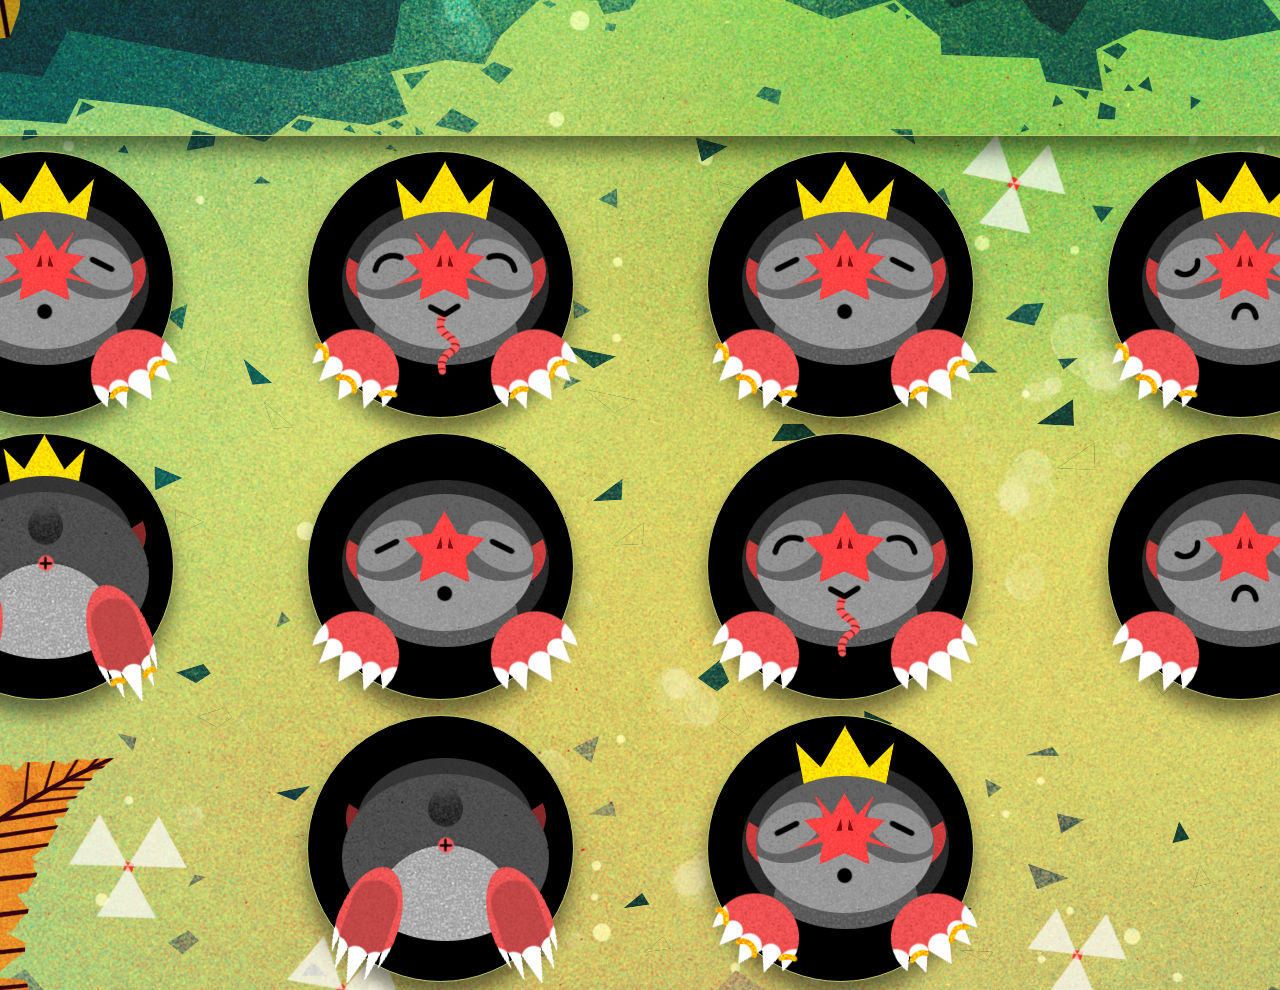
<file: Feed A Star Mole/Index.html>
<!DOCTYPE html>
<html lang="en">
<head>
    <meta charset="UTF-8">
    <meta http-equiv="X-UA-Compatible" content="IE=edge">
    <meta name="viewport" content="width=device-width, initial-scale=1.0">
    <title>Mole Game</title>
    <link rel = "stylesheet" href ="./styles.css">
</head>
<body>
    <!--------------- Worm-------------------> 
    <section class = "bg">
      <div class = "worm-box">
        <div style="width:5%" class ="worm-container">
          <img class = "worm" src="./assets/worm.png" alt="worm score meter">
      </div>
    <!------x-------- Worm------x------------> 
    <!----------------- mole-----------------> 
    </div>
        <div class="hole-container">
            <div class="hole" id="hole-0"><img data-index="0" src="./assets/king-mole-hungry.png" alt="mole" class="mole"></div>
        </div>
        <div class="hole-container">
            <div class="hole" id="hole-1"><img data-index="1" src="./assets/king-mole-fed.png" alt="mole" class="mole"></div>
        </div>
        <div class="hole-container">
            <div class="hole" id="hole-2"><img data-index="2" src="./assets/king-mole-hungry.png" alt="mole" class="mole"></div>
        </div>
        <div class="hole-container">
            <div class="hole" id="hole-3"><img data-index="3" src="./assets/king-mole-sad.png" alt="mole" class="mole"></div>
        </div>
        <div class="hole-container">
            <div class="hole" id="hole-4"><img data-index="4" src="./assets/king-mole-leaving.png" alt="mole" class="mole"></div>
        </div>
        <div class="hole-container">
            <div class="hole" id="hole-5"><img data-index="5" src="./assets/mole-hungry.png" alt="mole" class="mole"></div>
        </div>
        <div class="hole-container">
            <div class="hole" id="hole-6"><img data-index="6" src="./assets/mole-fed.png" alt="mole" class="mole"></div>
        </div>
        <div class="hole-container">
            <div class="hole" id="hole-7"><img data-index="7" src="./assets/mole-sad.png" alt="mole" class="mole"></div>
        </div>
        <div class="hole-container">
            <div class="hole" id="hole-8"><img data-index="8" src="./assets/mole-leaving.png" alt="mole" class="mole"></div>
        </div>
        <div class="hole-container">
            <div class="hole" id="hole-9"><img data-index="9" src="./assets/king-mole-hungry.png" alt="happy mole" class="mole"></div>
        </div>
    </section>
    <!----------------- mole-----------------> 
    <!------------ Winning Section----------->
    <div class="win hide" >
     <h2>YOU WON!</h2>
     <div class="button"></div>
     <img class="win-bg" src="./assets/win.png" alt="you've win the game">
    </div>
     <!-----x------ Winning Section------x---->
    <script src="./game.js"></script>
</body>
</html>
</file>
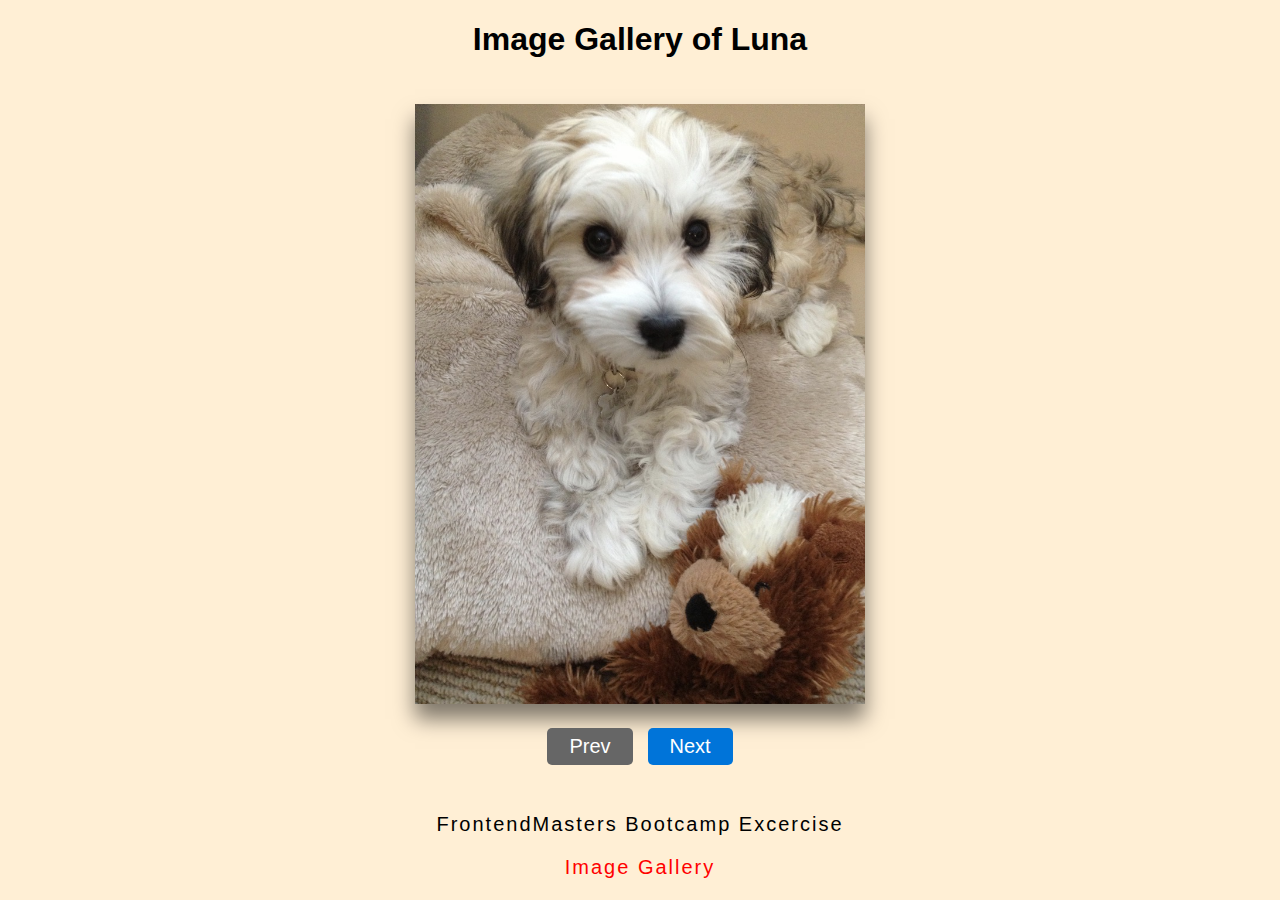
<file: Image Gallery/Index.html>
<!DOCTYPE html>
<html lang="en">
<head>
    <meta charset="UTF-8">
    <meta http-equiv="X-UA-Compatible" content="IE=edge">
    <meta name="viewport" content="width=device-width, initial-scale=1.0">
    <title>Luna Gallery</title>
    <link rel="stylesheet" href="./styles.css">
</head>
<body>
    <h1>Image Gallery of Luna</h1>
    <div class="image-gallery">
        <img src="./images/1.jpg" alt="Luna" class="gallery-img active" />
        <img src="./images/2.jpg" alt="Luna" class="gallery-img" />
        <img src="./images/3.jpg" alt="Luna" class="gallery-img" />
        <img src="./images/4.jpg" alt="Luna" class="gallery-img" />
        <img src="./images/5.jpg" alt="Luna" class="gallery-img" />
        <img src="./images/6.jpg" alt="Luna" class="gallery-img" />
        <img src="./images/7.jpg" alt="Luna" class="gallery-img" />
        <img src="./images/8.jpg" alt="Luna" class="gallery-img" />
        <img src="./images/9.jpg" alt="Luna" class="gallery-img" />
        <img src="./images/10.jpg" alt="Luna" class="gallery-img" />
        <img src="./images/11.jpg" alt="Luna" class="gallery-img" />
        <img src="./images/12.jpg" alt="Luna" class="gallery-img" />  
    </div> 
    <div class="btns">
        <button disabled="" class="btn prev">Prev</button>
        <button class="btn next">Next</button>
    </div>
    <footer class="footer">FrontendMasters Bootcamp Excercise<p>Image Gallery</p></footer>
    <script src="./gallery.js"></script>
  </body>
</html>
</body>
</html>
</file>
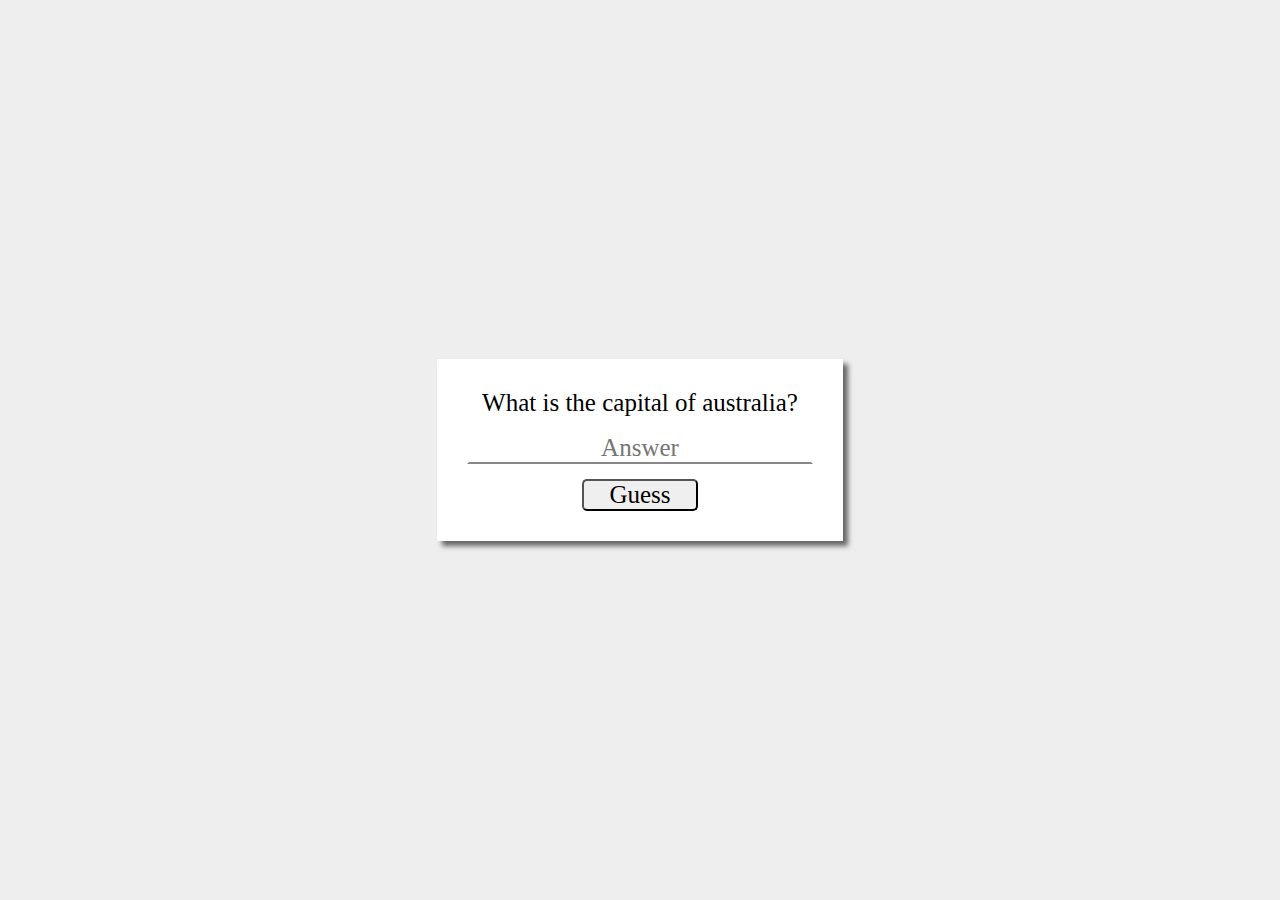
<file: Quiz/index.html>
<!DOCTYPE html>
<html lang="en">
<head>
    <meta charset="UTF-8">
    <meta http-equiv="X-UA-Compatible" content="IE=edge">
    <meta name="viewport" content="width=device-width, initial-scale=1.0">
    <link rel="stylesheet" href="./styles.css">
    <title>Quiz Game</title>
</head>
<body>
    <div id="container">
        <div class="question">
         <form id="form" action="">
             <label for="input">
                <span id="text">What is the capital of australia?</span>
                <input id="input" placeholder="Answer" />
             </label>
             <button id="button">Guess</button>
         </form>
    </div>
    </div>
    <script src="./quiz.js"></script>
</body>
</html>
</file>
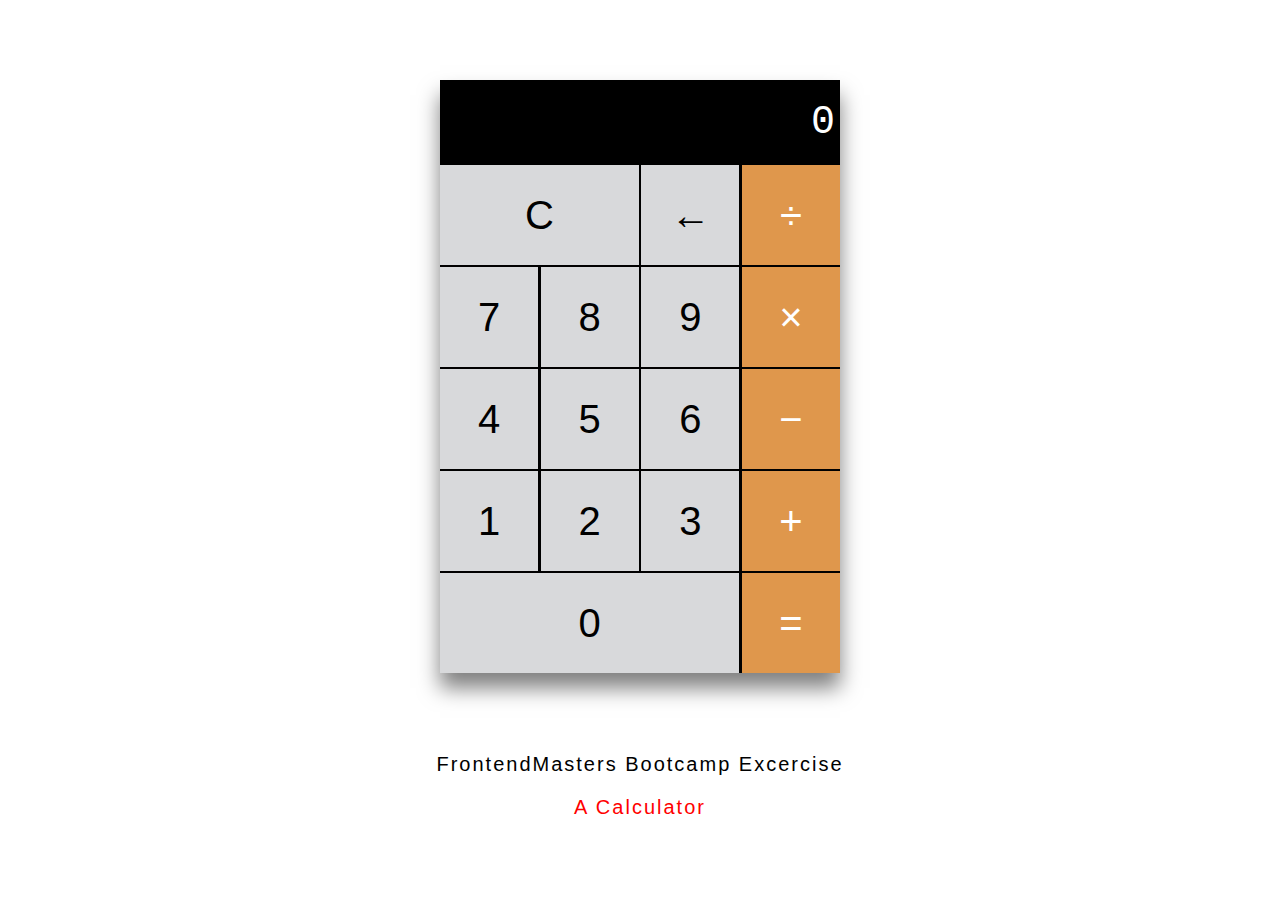
<file: IOS Calculator/calculator.html>
<!DOCTYPE html>
<html lang="en">
<head>
  <meta charset="UTF-8">
  <meta name="viewport" content="width=device-width, initial-scale=1.0">
  <meta http-equiv="X-UA-Compatible" content="ie=edge">
  <link rel="stylesheet" href="./calculator.css">
  <title>Calculator</title>
</head>
<body>
  <main
  <div class="calc">
    <section class="screen">
      0
    </section>
    <section class="calc-buttons">
      <div class="calc-button-row">
        <button class="calc-button double ">C</button>
        <button class="calc-button">&larr;</button>
        <button class="calc-button">&divide;</button>
      </div>
      <div class="calc-button-row">
        <button class="calc-button">7</button>
        <button class="calc-button">8</button>
        <button class="calc-button">9</button>
        <button class="calc-button">&times;</button>
      </div>
      <div class="calc-button-row">
        <button class="calc-button">4</button>
        <button class="calc-button">5</button>
        <button class="calc-button">6</button>
        <button class="calc-button">&minus;</button>
      </div>
      <div class="calc-button-row">
        <button class="calc-button">1</button>
        <button class="calc-button">2</button>
        <button class="calc-button">3</button>
        <button class="calc-button">&plus;</button>
      </div>
      <div class="calc-button-row">
        <button class="calc-button triple">0</button>
        <button class="calc-button">&equals;</button>
      </div>
    </section>
  </div>
</main>

  <footer class="footer">
    FrontendMasters Bootcamp Excercise<p> A Calculator</p>
  </footer>

  <script src="./calculator.js"></script>
</body>

</html
</file>
<file: Feed A Star Mole/styles.css>
* {
    box-sizing: border-box;
}

body {
    cursor: url(./assets/cursor.png),default;
    background-color: #c0c86d;
    display: flex;
    justify-content: center;
    align-items: center;
    padding: 0;
    margin: 0;
    height: 100vh;
    width: 100vw;
    box-shadow: 0 15px 20px rgba(0, 0, 0, 0.2);
} 

.bg {
    background-image: url(./assets/background.png);
    background-repeat: no-repeat;
    width: 1920px;
    height: 1080px;
    display: flex;  
    flex-wrap: wrap; 
    justify-content: center;
    align-items: center; 
    box-shadow: 0 25px 40px rgba(0, 0, 0, 1);
    border-radius: 2rem;
}

.hole {
    background-color: black;
    border-radius: 50%;
    overflow: visible;
    width: 267px;
    height: 267px;
    box-shadow: 0 15px 20px rgba(0, 0, 0, 0.5); 
    border: 0.5px solid #c0c86d; 
}

.hole-container {
    width: 25%;
    display: flex;
    justify-content: center;
    align-items: center; 
}

.mole {
    position: relative;
    right: 30px;
    
}

.hungry {
    cursor: url(./assets/cursor-worm.png),default;
}

.gone {
    display: none;
}

.hide {
    display: none;
}


/* --------worm------ */
.worm {
    width: 1660px;
}

.worm-container {
    overflow: hidden;
    transition: width 0.5s ease-in-out;
}

.worm-box {
    width: 1600px;
    border: 0.5px solid #c0c86d;
    box-shadow: 0 15px 20px rgba(0, 0, 0, 0.5);
    padding: 2rem 2rem;
    border-radius: 2rem;
}
/* ---x----worm---x-- */



/* --------win------ */
.win-bg{
    box-shadow: 0 25px 40px rgba(0, 0, 0, 1);
}

h2{
    border: 0.5px solid #c0c86d;
    box-shadow: 0 15px 20px rgba(0, 0, 0, 0.5);
    text-align: center;
    font-size: 3rem;
    font-family: 'Lucida Sans', 'Lucida Sans Regular', 'Lucida Grande', 'Lucida Sans Unicode', Geneva, Verdana, sans-serif;
}
/* ----x---win---x-- */
</file>
<file: Image Gallery/styles.css>
* {
  box-sizing: border-box;
}

body {
  background: papayawhip;
}

h1 {
  display: flex;
  justify-content: center;
  align-items: center;
  font-family: 'Orbitron', sans-serif;
}

.gallery-img {
  margin: 1.5rem;
  display: none;
  max-height: 600px;
  box-shadow: 0 15px 20px rgba(0,0,0,0.5);
  background: papayawhip;
}

.active {
  display: block;
}

.image-gallery {
  width: 100%;
  display: flex;
  justify-content: center;
  align-items: center;
}
/* -------Button------ */
.btns {
  width: 100%;
  display: flex;
  justify-content: center;
  align-items: center;
}

.btn {
  background-color: #0074d9;
  color: white;
  font-size: 20px;
  padding: 5px 20px;
  border-color: transparent;
  border-radius: 5px;
  cursor: pointer;
}

.prev {
  margin-right: 15px;
}

.btn:disabled {
  background-color: #666;
  cursor: not-allowed;
}
/* --X----Button--X--- */

footer.footer {
  margin-top: 3rem;
  font-size:20px;
  text-align:center;
  font-family: 'Orbitron', sans-serif;
  letter-spacing:2px;
}

p {
  color:red;
}
</file>
<file: Quiz/styles.css>
* {
  box-sizing: border-box;
}

body {
  background-color: #eee;
}

#container {
  display: flex;
  justify-content: center;
  align-items: center;
  position: absolute;
  top: 0;
  left: 0;
  right: 0;
  bottom: 0;
}

.question {
  background-color: white;
  padding: 30px;
  box-shadow: 5px 5px 5px #666;
  text-align: center;
}

label {
  font-family: cursive;
  font-size: 25px;
}

input {
  display: block;
  width: 100%;
  margin-top: 15px;
  text-align: center;
  padding: 0 15px;
  font-size: 25px;
  border-left-color: transparent;
  border-right-color: transparent;
  border-top-color: transparent;
  border-bottom-color: #333;
  font-family: cursive;
}

button {
  font-family: cursive;
  padding: 0 25px;
  font-size: 25px;
  margin-top: 15px;
  cursor: pointer;
  border-radius: 5px;
}
</file>
<file: IOS Calculator/calculator.css>
* {
  box-sizing: border-box;
}

body {
  padding: 0;
  margin: 0;
}

.calc {
  margin: 5rem auto;
  width: 400px;
  background-color: black;
  color: white;
  box-shadow: 0 15px 20px rgba(0, 0, 0, 0.5);
}

.screen {
  color: white;
  font-size: 40px;
  font-family: "Courier New", Courier, monospace;
  text-align: right;
  padding: 20px 5px;
}

.calc-button {
  background-color: #d8d9db;
  color: black;
  height: 100px;
  width: 24.5%;
  border: none;
  border-radius: 0;
  font-size: 40px;
  cursor: pointer;
}

.calc-button:hover {
  background-color: #ebebeb;
}

.calc-button:active {
  background-color: #bbbcbe;
}

.double {
  width: 49.7%;
}

.triple {
  width: 74.8%;
}

.calc-button:last-child {
  background-color: #df974c;
  color: white;
}

.calc-button:last-child:hover {
  background-color: #dfb07e;
}

.calc-button:last-child:active {
  background-color: #dd8d37;
}

.calc-button-row {
  display: flex;
  align-content: stretch;
  justify-content: space-between;
  margin-bottom: 0.5%;
}

.calc-button-row:last-child {
  padding-bottom: 0;
}

footer.footer {
  font-size:20px;
  text-align:center;
  font-family: 'Orbitron', sans-serif;
  letter-spacing:2px;
}

p {
  color:red;
}
</file>
